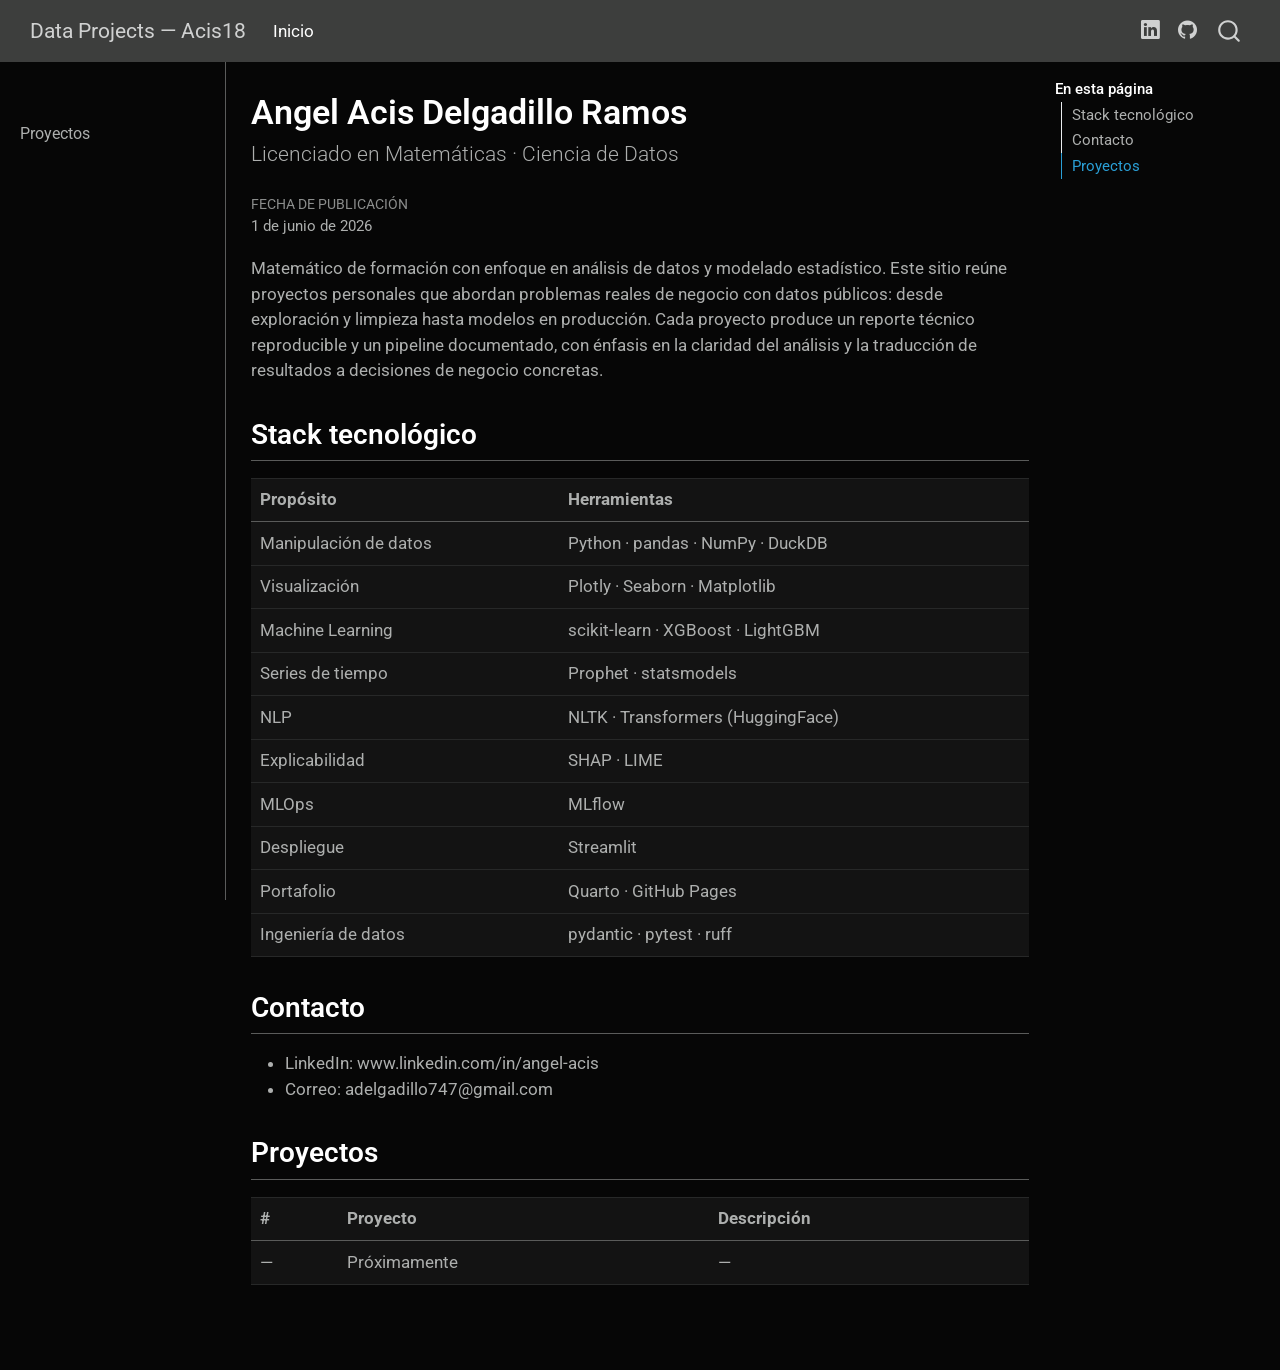
<file: docs/index.html>
<!DOCTYPE html>
<html xmlns="http://www.w3.org/1999/xhtml" lang="es" xml:lang="es"><head>

<meta charset="utf-8">
<meta name="generator" content="quarto-1.9.37">

<meta name="viewport" content="width=device-width, initial-scale=1.0, user-scalable=yes">


<title>Angel Acis Delgadillo Ramos – Data Projects — Acis18</title>
<style>
/* Default styles provided by pandoc.
** See https://pandoc.org/MANUAL.html#variables-for-html for config info.
*/
code{white-space: pre-wrap;}
span.smallcaps{font-variant: small-caps;}
div.columns{display: flex; gap: min(4vw, 1.5em);}
div.column{flex: auto; overflow-x: auto;}
div.hanging-indent{margin-left: 1.5em; text-indent: -1.5em;}
ul.task-list{list-style: none;}
ul.task-list li input[type="checkbox"] {
  width: 0.8em;
  margin: 0 0.8em 0.2em -1em; /* quarto-specific, see https://github.com/quarto-dev/quarto-cli/issues/4556 */ 
  vertical-align: middle;
}
</style>


<script src="site_libs/quarto-nav/quarto-nav.js"></script>
<script src="site_libs/quarto-nav/headroom.min.js"></script>
<script src="site_libs/clipboard/clipboard.min.js"></script>
<script src="site_libs/quarto-search/autocomplete.umd.js"></script>
<script src="site_libs/quarto-search/fuse.min.js"></script>
<script src="site_libs/quarto-search/quarto-search.js"></script>
<meta name="quarto:offset" content="./">
<script src="site_libs/quarto-html/quarto.js" type="module"></script>
<script src="site_libs/quarto-html/tabsets/tabsets.js" type="module"></script>
<script src="site_libs/quarto-html/popper.min.js"></script>
<script src="site_libs/quarto-html/tippy.umd.min.js"></script>
<script src="site_libs/quarto-html/anchor.min.js"></script>
<link href="site_libs/quarto-html/tippy.css" rel="stylesheet">
<link href="site_libs/quarto-html/quarto-syntax-highlighting-dark-d0ae9245876894da5ac7e18953ecc5cc.css" rel="stylesheet" id="quarto-text-highlighting-styles">
<script src="site_libs/bootstrap/bootstrap.min.js"></script>
<link href="site_libs/bootstrap/bootstrap-icons.css" rel="stylesheet">
<link href="site_libs/bootstrap/bootstrap-700cc11d8212a236ba7a1bf9c94a902c.min.css" rel="stylesheet" append-hash="true" id="quarto-bootstrap" data-mode="dark">
<script id="quarto-search-options" type="application/json">{
  "location": "navbar",
  "copy-button": false,
  "collapse-after": 3,
  "panel-placement": "end",
  "type": "overlay",
  "limit": 50,
  "keyboard-shortcut": [
    "f",
    "/",
    "s"
  ],
  "show-item-context": false,
  "language": {
    "search-no-results-text": "No se han encontrado resultados",
    "search-matching-documents-text": "documentos encontrados",
    "search-copy-link-title": "Copiar el enlace en la búsqueda",
    "search-hide-matches-text": "Ocultar resultados adicionales",
    "search-more-match-text": "resultado adicional en este documento",
    "search-more-matches-text": "resultados adicionales en este documento",
    "search-clear-button-title": "Borrar",
    "search-text-placeholder": "",
    "search-detached-cancel-button-title": "Cancelar",
    "search-submit-button-title": "Enviar",
    "search-label": "Buscar"
  }
}</script>


</head>

<body class="nav-sidebar docked nav-fixed quarto-light">

<div id="quarto-search-results"></div>
  <header id="quarto-header" class="headroom fixed-top">
    <nav class="navbar navbar-expand-lg " data-bs-theme="dark">
      <div class="navbar-container container-fluid">
      <div class="navbar-brand-container mx-auto">
    <a class="navbar-brand" href="./index.html">
    <span class="navbar-title">Data Projects — Acis18</span>
    </a>
  </div>
            <div id="quarto-search" class="" title="Buscar"></div>
          <button class="navbar-toggler" type="button" data-bs-toggle="collapse" data-bs-target="#navbarCollapse" aria-controls="navbarCollapse" role="menu" aria-expanded="false" aria-label="Navegación de palanca" onclick="if (window.quartoToggleHeadroom) { window.quartoToggleHeadroom(); }">
  <span class="navbar-toggler-icon"></span>
</button>
          <div class="collapse navbar-collapse" id="navbarCollapse">
            <ul class="navbar-nav navbar-nav-scroll me-auto">
  <li class="nav-item">
    <a class="nav-link active" href="./index.html" aria-current="page"> 
<span class="menu-text">Inicio</span></a>
  </li>  
</ul>
            <ul class="navbar-nav navbar-nav-scroll ms-auto">
  <li class="nav-item compact">
    <a class="nav-link" href="https://www.linkedin.com/in/TUNOMBREDEUSUARIO" target="_blank"> <i class="bi bi-linkedin" role="img">
</i> 
<span class="menu-text"></span></a>
  </li>  
  <li class="nav-item compact">
    <a class="nav-link" href="https://github.com/Acis18/data-projects" target="_blank"> <i class="bi bi-github" role="img">
</i> 
<span class="menu-text"></span></a>
  </li>  
</ul>
          </div> <!-- /navcollapse -->
            <div class="quarto-navbar-tools">
</div>
      </div> <!-- /container-fluid -->
    </nav>
  <nav class="quarto-secondary-nav">
    <div class="container-fluid d-flex">
      <button type="button" class="quarto-btn-toggle btn" data-bs-toggle="collapse" role="button" data-bs-target=".quarto-sidebar-collapse-item" aria-controls="quarto-sidebar" aria-expanded="false" aria-label="Alternar barra lateral" onclick="if (window.quartoToggleHeadroom) { window.quartoToggleHeadroom(); }">
        <i class="bi bi-layout-text-sidebar-reverse"></i>
      </button>
        <nav class="quarto-page-breadcrumbs" aria-label="breadcrumb"><ol class="breadcrumb"><li class="breadcrumb-item">Angel Acis Delgadillo Ramos</li></ol></nav>
        <a class="flex-grow-1" role="navigation" data-bs-toggle="collapse" data-bs-target=".quarto-sidebar-collapse-item" aria-controls="quarto-sidebar" aria-expanded="false" aria-label="Alternar barra lateral" onclick="if (window.quartoToggleHeadroom) { window.quartoToggleHeadroom(); }">      
        </a>
      <button type="button" class="btn quarto-search-button" aria-label="Buscar" onclick="window.quartoOpenSearch();">
        <i class="bi bi-search"></i>
      </button>
    </div>
  </nav>
</header>
<!-- content -->
<div id="quarto-content" class="quarto-container page-columns page-rows-contents page-layout-article page-navbar">
<!-- sidebar -->
  <nav id="quarto-sidebar" class="sidebar collapse collapse-horizontal quarto-sidebar-collapse-item sidebar-navigation docked overflow-auto">
        <div class="mt-2 flex-shrink-0 align-items-center">
        <div class="sidebar-search">
        <div id="quarto-search" class="" title="Buscar"></div>
        </div>
        </div>
    <div class="sidebar-menu-container"> 
    <ul class="list-unstyled mt-1">
        <li class="sidebar-item">
 <span class="menu-text">Proyectos</span>
  </li>
    </ul>
    </div>
</nav>
<div id="quarto-sidebar-glass" class="quarto-sidebar-collapse-item" data-bs-toggle="collapse" data-bs-target=".quarto-sidebar-collapse-item"></div>
<!-- margin-sidebar -->
    <div id="quarto-margin-sidebar" class="sidebar margin-sidebar">
        <nav id="TOC" role="doc-toc" class="toc-active">
    <h2 id="toc-title">En esta página</h2>
   
  <ul>
  <li><a href="#stack-tecnológico" id="toc-stack-tecnológico" class="nav-link active" data-scroll-target="#stack-tecnológico">Stack tecnológico</a></li>
  <li><a href="#contacto" id="toc-contacto" class="nav-link" data-scroll-target="#contacto">Contacto</a></li>
  <li><a href="#proyectos" id="toc-proyectos" class="nav-link" data-scroll-target="#proyectos">Proyectos</a></li>
  </ul>
</nav>
    </div>
<!-- main -->
<main class="content" id="quarto-document-content">

<header id="title-block-header" class="quarto-title-block default">
<div class="quarto-title">
<h1 class="title">Angel Acis Delgadillo Ramos</h1>
<p class="subtitle lead">Licenciado en Matemáticas · Ciencia de Datos</p>
</div>



<div class="quarto-title-meta">

    
    <div>
    <div class="quarto-title-meta-heading">Fecha de publicación</div>
    <div class="quarto-title-meta-contents">
      <p class="date">1 de junio de 2026</p>
    </div>
  </div>
  
    
  </div>
  


</header>


<p>Matemático de formación con enfoque en análisis de datos y modelado estadístico. Este sitio reúne proyectos personales que abordan problemas reales de negocio con datos públicos: desde exploración y limpieza hasta modelos en producción. Cada proyecto produce un reporte técnico reproducible y un pipeline documentado, con énfasis en la claridad del análisis y la traducción de resultados a decisiones de negocio concretas.</p>
<section id="stack-tecnológico" class="level2">
<h2 class="anchored" data-anchor-id="stack-tecnológico">Stack tecnológico</h2>
<table class="caption-top table">
<thead>
<tr class="header">
<th>Propósito</th>
<th>Herramientas</th>
</tr>
</thead>
<tbody>
<tr class="odd">
<td>Manipulación de datos</td>
<td>Python · pandas · NumPy · DuckDB</td>
</tr>
<tr class="even">
<td>Visualización</td>
<td>Plotly · Seaborn · Matplotlib</td>
</tr>
<tr class="odd">
<td>Machine Learning</td>
<td>scikit-learn · XGBoost · LightGBM</td>
</tr>
<tr class="even">
<td>Series de tiempo</td>
<td>Prophet · statsmodels</td>
</tr>
<tr class="odd">
<td>NLP</td>
<td>NLTK · Transformers (HuggingFace)</td>
</tr>
<tr class="even">
<td>Explicabilidad</td>
<td>SHAP · LIME</td>
</tr>
<tr class="odd">
<td>MLOps</td>
<td>MLflow</td>
</tr>
<tr class="even">
<td>Despliegue</td>
<td>Streamlit</td>
</tr>
<tr class="odd">
<td>Portafolio</td>
<td>Quarto · GitHub Pages</td>
</tr>
<tr class="even">
<td>Ingeniería de datos</td>
<td>pydantic · pytest · ruff</td>
</tr>
</tbody>
</table>
</section>
<section id="contacto" class="level2">
<h2 class="anchored" data-anchor-id="contacto">Contacto</h2>
<ul>
<li>LinkedIn: www.linkedin.com/in/angel-acis</li>
<li>Correo: adelgadillo747@gmail.com</li>
</ul>
</section>
<section id="proyectos" class="level2">
<h2 class="anchored" data-anchor-id="proyectos">Proyectos</h2>
<table class="caption-top table">
<thead>
<tr class="header">
<th>#</th>
<th>Proyecto</th>
<th>Descripción</th>
</tr>
</thead>
<tbody>
<tr class="odd">
<td>—</td>
<td>Próximamente</td>
<td>—</td>
</tr>
</tbody>
</table>


</section>

</main> <!-- /main -->
<script id="quarto-html-after-body" type="application/javascript">
  window.document.addEventListener("DOMContentLoaded", function (event) {
    const icon = "";
    const anchorJS = new window.AnchorJS();
    anchorJS.options = {
      placement: 'right',
      icon: icon
    };
    anchorJS.add('.anchored');
    const isCodeAnnotation = (el) => {
      for (const clz of el.classList) {
        if (clz.startsWith('code-annotation-')) {                     
          return true;
        }
      }
      return false;
    }
    const onCopySuccess = function(e) {
      // button target
      const button = e.trigger;
      // don't keep focus
      button.blur();
      // flash "checked"
      button.classList.add('code-copy-button-checked');
      var currentTitle = button.getAttribute("title");
      button.setAttribute("title", "Copiado");
      let tooltip;
      if (window.bootstrap) {
        button.setAttribute("data-bs-toggle", "tooltip");
        button.setAttribute("data-bs-placement", "left");
        button.setAttribute("data-bs-title", "Copiado");
        tooltip = new bootstrap.Tooltip(button, 
          { trigger: "manual", 
            customClass: "code-copy-button-tooltip",
            offset: [0, -8]});
        tooltip.show();    
      }
      setTimeout(function() {
        if (tooltip) {
          tooltip.hide();
          button.removeAttribute("data-bs-title");
          button.removeAttribute("data-bs-toggle");
          button.removeAttribute("data-bs-placement");
        }
        button.setAttribute("title", currentTitle);
        button.classList.remove('code-copy-button-checked');
      }, 1000);
      // clear code selection
      e.clearSelection();
    }
    const getTextToCopy = function(trigger) {
      const outerScaffold = trigger.parentElement.cloneNode(true);
      const codeEl = outerScaffold.querySelector('code');
      for (const childEl of codeEl.children) {
        if (isCodeAnnotation(childEl)) {
          childEl.remove();
        }
      }
      return codeEl.innerText;
    }
    const clipboard = new window.ClipboardJS('.code-copy-button:not([data-in-quarto-modal])', {
      text: getTextToCopy
    });
    clipboard.on('success', onCopySuccess);
    if (window.document.getElementById('quarto-embedded-source-code-modal')) {
      const clipboardModal = new window.ClipboardJS('.code-copy-button[data-in-quarto-modal]', {
        text: getTextToCopy,
        container: window.document.getElementById('quarto-embedded-source-code-modal')
      });
      clipboardModal.on('success', onCopySuccess);
    }
      var localhostRegex = new RegExp(/^(?:http|https):\/\/localhost\:?[0-9]*\//);
      var mailtoRegex = new RegExp(/^mailto:/);
        var filterRegex = new RegExp('/' + window.location.host + '/');
      var isInternal = (href) => {
          return filterRegex.test(href) || localhostRegex.test(href) || mailtoRegex.test(href);
      }
      // Inspect non-navigation links and adorn them if external
     var links = window.document.querySelectorAll('a[href]:not(.nav-link):not(.navbar-brand):not(.toc-action):not(.sidebar-link):not(.sidebar-item-toggle):not(.pagination-link):not(.no-external):not([aria-hidden]):not(.dropdown-item):not(.quarto-navigation-tool):not(.about-link)');
      for (var i=0; i<links.length; i++) {
        const link = links[i];
        if (!isInternal(link.href)) {
          // undo the damage that might have been done by quarto-nav.js in the case of
          // links that we want to consider external
          if (link.dataset.originalHref !== undefined) {
            link.href = link.dataset.originalHref;
          }
        }
      }
    function tippyHover(el, contentFn, onTriggerFn, onUntriggerFn) {
      const config = {
        allowHTML: true,
        maxWidth: 500,
        delay: 100,
        arrow: false,
        appendTo: function(el) {
            return el.parentElement;
        },
        interactive: true,
        interactiveBorder: 10,
        theme: 'quarto',
        placement: 'bottom-start',
      };
      if (contentFn) {
        config.content = contentFn;
      }
      if (onTriggerFn) {
        config.onTrigger = onTriggerFn;
      }
      if (onUntriggerFn) {
        config.onUntrigger = onUntriggerFn;
      }
      window.tippy(el, config); 
    }
    const noterefs = window.document.querySelectorAll('a[role="doc-noteref"]');
    for (var i=0; i<noterefs.length; i++) {
      const ref = noterefs[i];
      tippyHover(ref, function() {
        // use id or data attribute instead here
        let href = ref.getAttribute('data-footnote-href') || ref.getAttribute('href');
        try { href = new URL(href).hash; } catch {}
        const id = href.replace(/^#\/?/, "");
        const note = window.document.getElementById(id);
        if (note) {
          return note.innerHTML;
        } else {
          return "";
        }
      });
    }
    const xrefs = window.document.querySelectorAll('a.quarto-xref');
    const processXRef = (id, note) => {
      // Strip column container classes
      const stripColumnClz = (el) => {
        el.classList.remove("page-full", "page-columns");
        if (el.children) {
          for (const child of el.children) {
            stripColumnClz(child);
          }
        }
      }
      stripColumnClz(note)
      if (id === null || id.startsWith('sec-')) {
        // Special case sections, only their first couple elements
        const container = document.createElement("div");
        if (note.children && note.children.length > 2) {
          container.appendChild(note.children[0].cloneNode(true));
          for (let i = 1; i < note.children.length; i++) {
            const child = note.children[i];
            if (child.tagName === "P" && child.innerText === "") {
              continue;
            } else {
              container.appendChild(child.cloneNode(true));
              break;
            }
          }
          if (window.Quarto?.typesetMath) {
            window.Quarto.typesetMath(container);
          }
          return container.innerHTML
        } else {
          if (window.Quarto?.typesetMath) {
            window.Quarto.typesetMath(note);
          }
          return note.innerHTML;
        }
      } else {
        // Remove any anchor links if they are present
        const anchorLink = note.querySelector('a.anchorjs-link');
        if (anchorLink) {
          anchorLink.remove();
        }
        if (window.Quarto?.typesetMath) {
          window.Quarto.typesetMath(note);
        }
        if (note.classList.contains("callout")) {
          return note.outerHTML;
        } else {
          return note.innerHTML;
        }
      }
    }
    for (var i=0; i<xrefs.length; i++) {
      const xref = xrefs[i];
      tippyHover(xref, undefined, function(instance) {
        instance.disable();
        let url = xref.getAttribute('href');
        let hash = undefined; 
        if (url.startsWith('#')) {
          hash = url;
        } else {
          try { hash = new URL(url).hash; } catch {}
        }
        if (hash) {
          const id = hash.replace(/^#\/?/, "");
          const note = window.document.getElementById(id);
          if (note !== null) {
            try {
              const html = processXRef(id, note.cloneNode(true));
              instance.setContent(html);
            } finally {
              instance.enable();
              instance.show();
            }
          } else {
            // See if we can fetch this
            fetch(url.split('#')[0])
            .then(res => res.text())
            .then(html => {
              const parser = new DOMParser();
              const htmlDoc = parser.parseFromString(html, "text/html");
              const note = htmlDoc.getElementById(id);
              if (note !== null) {
                const html = processXRef(id, note);
                instance.setContent(html);
              } 
            }).finally(() => {
              instance.enable();
              instance.show();
            });
          }
        } else {
          // See if we can fetch a full url (with no hash to target)
          // This is a special case and we should probably do some content thinning / targeting
          fetch(url)
          .then(res => res.text())
          .then(html => {
            const parser = new DOMParser();
            const htmlDoc = parser.parseFromString(html, "text/html");
            const note = htmlDoc.querySelector('main.content');
            if (note !== null) {
              // This should only happen for chapter cross references
              // (since there is no id in the URL)
              // remove the first header
              if (note.children.length > 0 && note.children[0].tagName === "HEADER") {
                note.children[0].remove();
              }
              const html = processXRef(null, note);
              instance.setContent(html);
            } 
          }).finally(() => {
            instance.enable();
            instance.show();
          });
        }
      }, function(instance) {
      });
    }
        let selectedAnnoteEl;
        const selectorForAnnotation = ( cell, annotation) => {
          let cellAttr = 'data-code-cell="' + cell + '"';
          let lineAttr = 'data-code-annotation="' +  annotation + '"';
          const selector = 'span[' + cellAttr + '][' + lineAttr + ']';
          return selector;
        }
        const selectCodeLines = (annoteEl) => {
          const doc = window.document;
          const targetCell = annoteEl.getAttribute("data-target-cell");
          const targetAnnotation = annoteEl.getAttribute("data-target-annotation");
          const annoteSpan = window.document.querySelector(selectorForAnnotation(targetCell, targetAnnotation));
          const lines = annoteSpan.getAttribute("data-code-lines").split(",");
          const lineIds = lines.map((line) => {
            return targetCell + "-" + line;
          })
          let top = null;
          let height = null;
          let parent = null;
          if (lineIds.length > 0) {
              //compute the position of the single el (top and bottom and make a div)
              const el = window.document.getElementById(lineIds[0]);
              top = el.offsetTop;
              height = el.offsetHeight;
              parent = el.parentElement.parentElement;
            if (lineIds.length > 1) {
              const lastEl = window.document.getElementById(lineIds[lineIds.length - 1]);
              const bottom = lastEl.offsetTop + lastEl.offsetHeight;
              height = bottom - top;
            }
            if (top !== null && height !== null && parent !== null) {
              // cook up a div (if necessary) and position it 
              let div = window.document.getElementById("code-annotation-line-highlight");
              if (div === null) {
                div = window.document.createElement("div");
                div.setAttribute("id", "code-annotation-line-highlight");
                div.style.position = 'absolute';
                parent.appendChild(div);
              }
              div.style.top = top - 2 + "px";
              div.style.height = height + 4 + "px";
              div.style.left = 0;
              let gutterDiv = window.document.getElementById("code-annotation-line-highlight-gutter");
              if (gutterDiv === null) {
                gutterDiv = window.document.createElement("div");
                gutterDiv.setAttribute("id", "code-annotation-line-highlight-gutter");
                gutterDiv.style.position = 'absolute';
                const codeCell = window.document.getElementById(targetCell);
                const gutter = codeCell.querySelector('.code-annotation-gutter');
                gutter.appendChild(gutterDiv);
              }
              gutterDiv.style.top = top - 2 + "px";
              gutterDiv.style.height = height + 4 + "px";
            }
            selectedAnnoteEl = annoteEl;
          }
        };
        const unselectCodeLines = () => {
          const elementsIds = ["code-annotation-line-highlight", "code-annotation-line-highlight-gutter"];
          elementsIds.forEach((elId) => {
            const div = window.document.getElementById(elId);
            if (div) {
              div.remove();
            }
          });
          selectedAnnoteEl = undefined;
        };
          // Handle positioning of the toggle
      window.addEventListener(
        "resize",
        throttle(() => {
          elRect = undefined;
          if (selectedAnnoteEl) {
            selectCodeLines(selectedAnnoteEl);
          }
        }, 10)
      );
      function throttle(fn, ms) {
      let throttle = false;
      let timer;
        return (...args) => {
          if(!throttle) { // first call gets through
              fn.apply(this, args);
              throttle = true;
          } else { // all the others get throttled
              if(timer) clearTimeout(timer); // cancel #2
              timer = setTimeout(() => {
                fn.apply(this, args);
                timer = throttle = false;
              }, ms);
          }
        };
      }
        // Attach click handler to the DT
        const annoteDls = window.document.querySelectorAll('dt[data-target-cell]');
        for (const annoteDlNode of annoteDls) {
          annoteDlNode.addEventListener('click', (event) => {
            const clickedEl = event.target;
            if (clickedEl !== selectedAnnoteEl) {
              unselectCodeLines();
              const activeEl = window.document.querySelector('dt[data-target-cell].code-annotation-active');
              if (activeEl) {
                activeEl.classList.remove('code-annotation-active');
              }
              selectCodeLines(clickedEl);
              clickedEl.classList.add('code-annotation-active');
            } else {
              // Unselect the line
              unselectCodeLines();
              clickedEl.classList.remove('code-annotation-active');
            }
          });
        }
    const findCites = (el) => {
      const parentEl = el.parentElement;
      if (parentEl) {
        const cites = parentEl.dataset.cites;
        if (cites) {
          return {
            el,
            cites: cites.split(' ')
          };
        } else {
          return findCites(el.parentElement)
        }
      } else {
        return undefined;
      }
    };
    var bibliorefs = window.document.querySelectorAll('a[role="doc-biblioref"]');
    for (var i=0; i<bibliorefs.length; i++) {
      const ref = bibliorefs[i];
      const citeInfo = findCites(ref);
      if (citeInfo) {
        tippyHover(citeInfo.el, function() {
          var popup = window.document.createElement('div');
          citeInfo.cites.forEach(function(cite) {
            var citeDiv = window.document.createElement('div');
            citeDiv.classList.add('hanging-indent');
            citeDiv.classList.add('csl-entry');
            var biblioDiv = window.document.getElementById('ref-' + cite);
            if (biblioDiv) {
              citeDiv.innerHTML = biblioDiv.innerHTML;
            }
            popup.appendChild(citeDiv);
          });
          return popup.innerHTML;
        });
      }
    }
  });
  </script>
</div> <!-- /content -->




</body></html>
</file>
<file: docs/site_libs/quarto-html/tippy.css>
.tippy-box[data-animation=fade][data-state=hidden]{opacity:0}[data-tippy-root]{max-width:calc(100vw - 10px)}.tippy-box{position:relative;background-color:#333;color:#fff;border-radius:4px;font-size:14px;line-height:1.4;white-space:normal;outline:0;transition-property:transform,visibility,opacity}.tippy-box[data-placement^=top]>.tippy-arrow{bottom:0}.tippy-box[data-placement^=top]>.tippy-arrow:before{bottom:-7px;left:0;border-width:8px 8px 0;border-top-color:initial;transform-origin:center top}.tippy-box[data-placement^=bottom]>.tippy-arrow{top:0}.tippy-box[data-placement^=bottom]>.tippy-arrow:before{top:-7px;left:0;border-width:0 8px 8px;border-bottom-color:initial;transform-origin:center bottom}.tippy-box[data-placement^=left]>.tippy-arrow{right:0}.tippy-box[data-placement^=left]>.tippy-arrow:before{border-width:8px 0 8px 8px;border-left-color:initial;right:-7px;transform-origin:center left}.tippy-box[data-placement^=right]>.tippy-arrow{left:0}.tippy-box[data-placement^=right]>.tippy-arrow:before{left:-7px;border-width:8px 8px 8px 0;border-right-color:initial;transform-origin:center right}.tippy-box[data-inertia][data-state=visible]{transition-timing-function:cubic-bezier(.54,1.5,.38,1.11)}.tippy-arrow{width:16px;height:16px;color:#333}.tippy-arrow:before{content:"";position:absolute;border-color:transparent;border-style:solid}.tippy-content{position:relative;padding:5px 9px;z-index:1}
</file>
<file: docs/site_libs/quarto-html/quarto-syntax-highlighting-dark-d0ae9245876894da5ac7e18953ecc5cc.css>
/* quarto syntax highlight colors */
:root {
  --quarto-hl-al-color: #f07178;
  --quarto-hl-an-color: #d4d0ab;
  --quarto-hl-at-color: #00e0e0;
  --quarto-hl-bn-color: #d4d0ab;
  --quarto-hl-bu-color: #abe338;
  --quarto-hl-ch-color: #abe338;
  --quarto-hl-co-color: #f8f8f2;
  --quarto-hl-cv-color: #ffd700;
  --quarto-hl-cn-color: #ffd700;
  --quarto-hl-cf-color: #ffa07a;
  --quarto-hl-dt-color: #ffa07a;
  --quarto-hl-dv-color: #d4d0ab;
  --quarto-hl-do-color: #f8f8f2;
  --quarto-hl-er-color: #f07178;
  --quarto-hl-ex-color: #00e0e0;
  --quarto-hl-fl-color: #d4d0ab;
  --quarto-hl-fu-color: #ffa07a;
  --quarto-hl-im-color: #abe338;
  --quarto-hl-in-color: #d4d0ab;
  --quarto-hl-kw-color: #ffa07a;
  --quarto-hl-op-color: #ffa07a;
  --quarto-hl-ot-color: #00e0e0;
  --quarto-hl-pp-color: #dcc6e0;
  --quarto-hl-re-color: #00e0e0;
  --quarto-hl-sc-color: #abe338;
  --quarto-hl-ss-color: #abe338;
  --quarto-hl-st-color: #abe338;
  --quarto-hl-va-color: #00e0e0;
  --quarto-hl-vs-color: #abe338;
  --quarto-hl-wa-color: #dcc6e0;
}

/* other quarto variables */
:root {
  --quarto-font-monospace: SFMono-Regular, Menlo, Monaco, Consolas, "Liberation Mono", "Courier New", monospace;
}

/* syntax highlight based on Pandoc's rules */
pre > code.sourceCode > span {
  color: #f8f8f2;
}

code.sourceCode > span {
  color: #f8f8f2;
}

div.sourceCode,
div.sourceCode pre.sourceCode {
  color: #f8f8f2;
}

/* Normal */
code span {
  color: #f8f8f2;
}

/* Alert */
code span.al {
  color: #f07178;
}

/* Annotation */
code span.an {
  color: #d4d0ab;
}

/* Attribute */
code span.at {
  color: #00e0e0;
}

/* BaseN */
code span.bn {
  color: #d4d0ab;
}

/* BuiltIn */
code span.bu {
  color: #abe338;
}

/* ControlFlow */
code span.cf {
  font-weight: bold;
  color: #ffa07a;
}

/* Char */
code span.ch {
  color: #abe338;
}

/* Constant */
code span.cn {
  color: #ffd700;
}

/* Comment */
code span.co {
  font-style: italic;
  color: #f8f8f2;
}

/* CommentVar */
code span.cv {
  color: #ffd700;
}

/* Documentation */
code span.do {
  color: #f8f8f2;
}

/* DataType */
code span.dt {
  color: #ffa07a;
}

/* DecVal */
code span.dv {
  color: #d4d0ab;
}

/* Error */
code span.er {
  color: #f07178;
  text-decoration: underline;
}

/* Extension */
code span.ex {
  font-weight: bold;
  color: #00e0e0;
}

/* Float */
code span.fl {
  color: #d4d0ab;
}

/* Function */
code span.fu {
  color: #ffa07a;
}

/* Import */
code span.im {
  color: #abe338;
}

/* Information */
code span.in {
  color: #d4d0ab;
}

/* Keyword */
code span.kw {
  font-weight: bold;
  color: #ffa07a;
}

/* Operator */
code span.op {
  color: #ffa07a;
}

/* Other */
code span.ot {
  color: #00e0e0;
}

/* Preprocessor */
code span.pp {
  color: #dcc6e0;
}

/* RegionMarker */
code span.re {
  background-color: #f8f8f2;
  color: #00e0e0;
}

/* SpecialChar */
code span.sc {
  color: #abe338;
}

/* SpecialString */
code span.ss {
  color: #abe338;
}

/* String */
code span.st {
  color: #abe338;
}

/* Variable */
code span.va {
  color: #00e0e0;
}

/* VerbatimString */
code span.vs {
  color: #abe338;
}

/* Warning */
code span.wa {
  color: #dcc6e0;
}

.prevent-inlining {
  content: "</";
}

/*# sourceMappingURL=e2dac9153eaf3c552d5043f9565d03d7.css.map */
</file>
